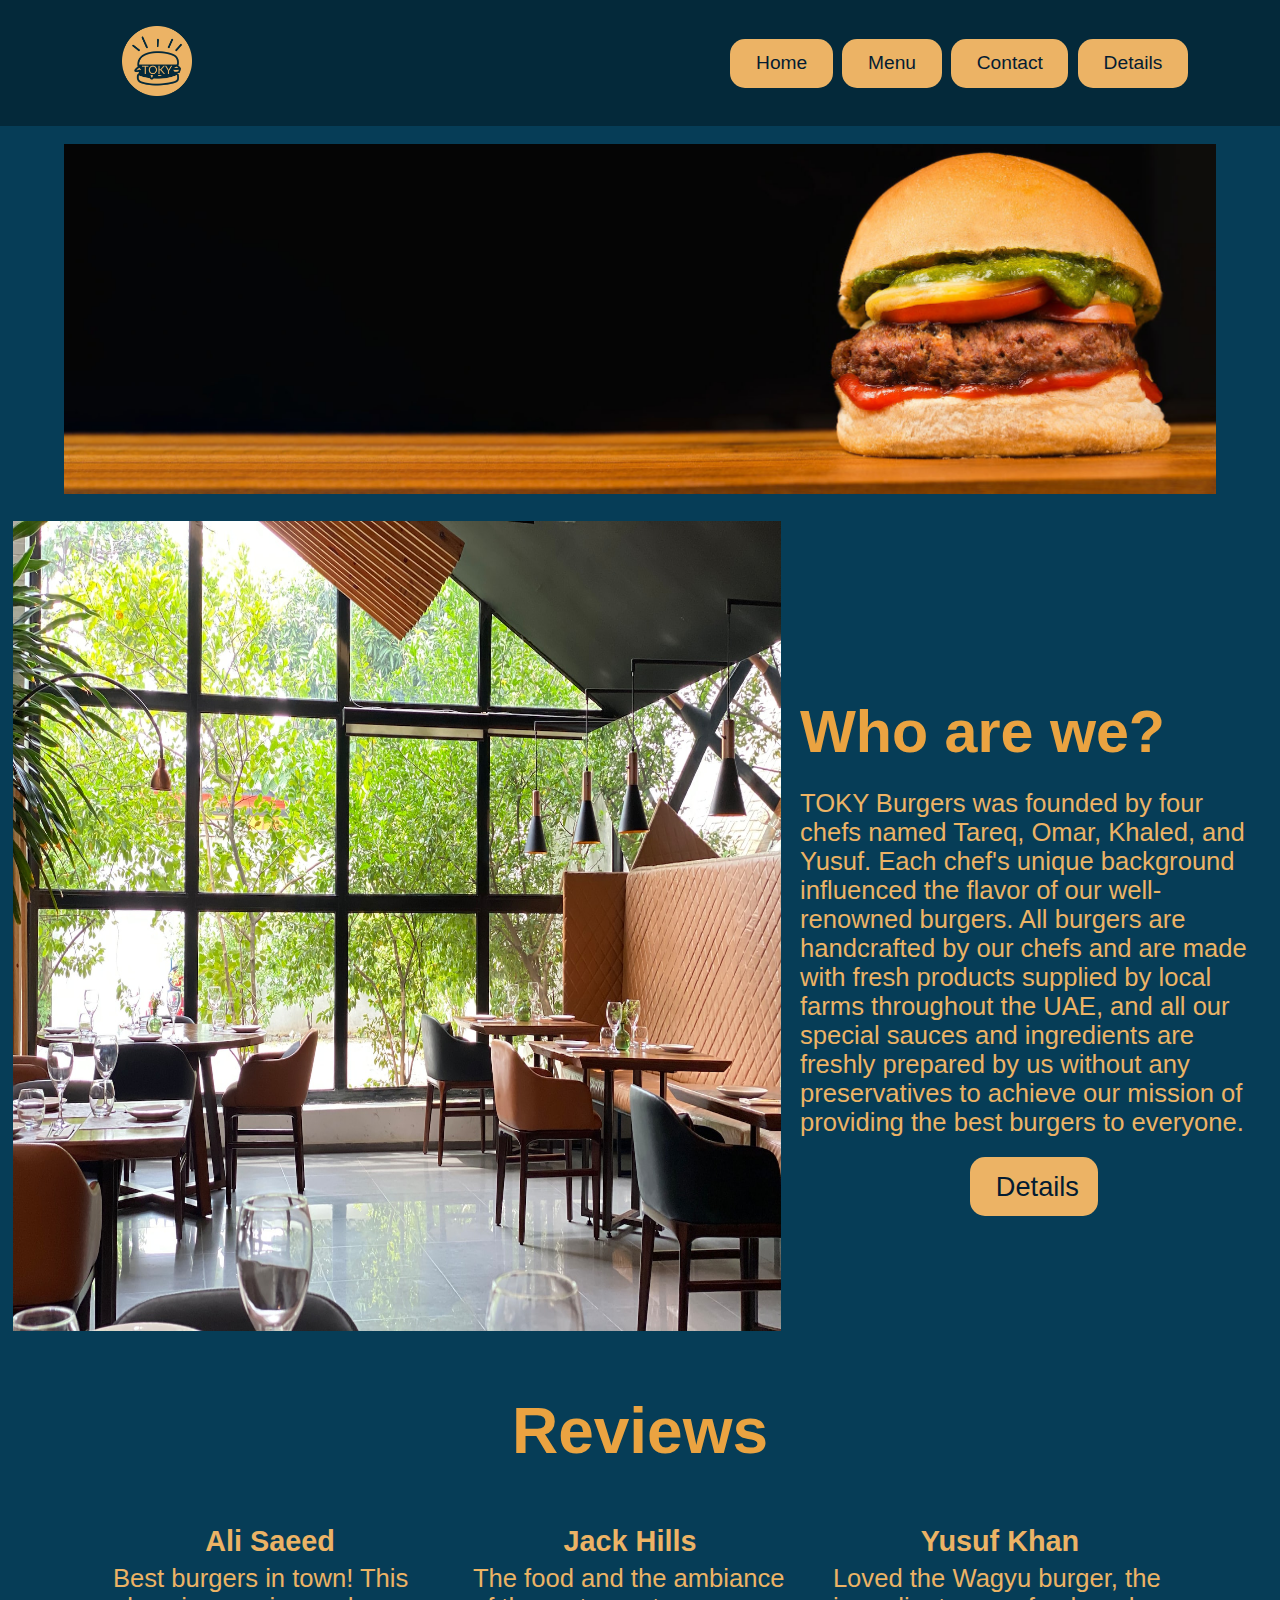
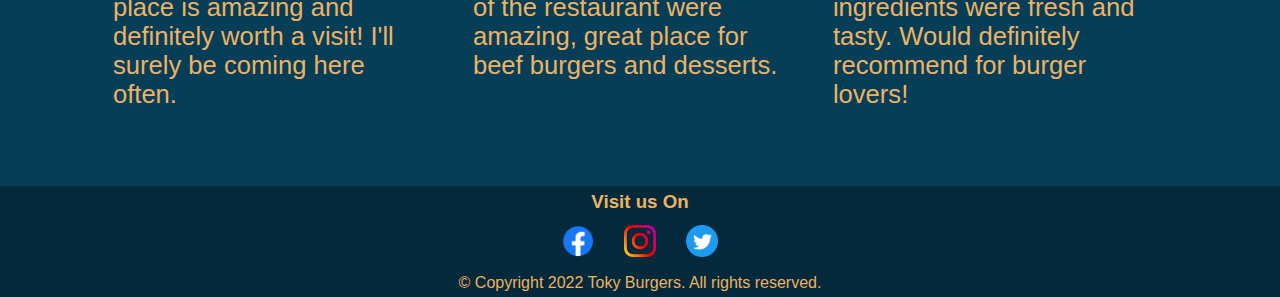
<file: index.html>
<!DOCTYPE html>
<html lang="en">
<head>
    <meta charset="utf-8">
    <title>Toky Burgers | Home Page</title>
    <link rel="icon" href="assets/media/TOKY-logo.png">
    <link rel="stylesheet" href="assets/css/style.css">
</head>
<body>
    <header>
        <div class="container">
            <a href="index.html" class="logo"><img src="assets/media/TOKY-logo.png" alt="Toky Burger's logo" /></a>
            <nav class="main-nav">
                    <a href="index.html" class="pages-nav">Home</a>
                    <a href="menu.html" class="pages-nav">Menu</a>
                    <a href="contact.html" class="pages-nav">Contact</a>
                    <a href="details.html" class="pages-nav">Details</a>
            </nav>
        </div>
    </header>
    <main>

        <div class="container-2">
            <img class="featured_img" src="images/Burgers/burger2-featured2.jpg" alt="Featured Burger" />
        </div>

        <div class="container-3">
            <img class="rest-img" src="images/restaurant_image.jpg" alt="Restaurant's picture">
            <div>
                <h1>Who are we?</h1>
                <p>
                    TOKY Burgers was founded by four chefs named Tareq, Omar, Khaled, and Yusuf. Each chef's unique background influenced 
                    the flavor of our well-renowned burgers. All burgers are handcrafted by our chefs and are made with fresh products supplied by local 
                    farms throughout the UAE, and all our special sauces and ingredients are freshly prepared by us without any preservatives to achieve our mission of
                    providing the best burgers to everyone.
                </p>
                <a href="details.html" id="info-button">Details</a>
            </div>
                
        </div>
        <h1 id="reviews-title">Reviews</h1>
        <div class="container-4 reviews">
            
            <div>
                <h4>Ali Saeed</h4>
                <p>Best burgers in town! This place is amazing and definitely worth a visit! I'll surely be coming here often.</p>
            </div>
            <div>
                <h4>Jack Hills</h4>
                <p>The food and the ambiance of the restaurant were amazing, great place for beef burgers and desserts.</p>
            </div>
            <div>
                <h4>Yusuf Khan</h4>
                <p>Loved the Wagyu burger, the ingredients were fresh and tasty. Would definitely recommend for burger lovers!</p>
            </div>
            
        </div>
    </main>
    
    <footer>
        <div class="links">
            <h3>Visit us On</h3>
          <div class="icons-div">
            <a href="https://www.facebook.com"><img src="assets/media/facebook_icon.png" alt="Facebook icon" class="icon" /></a>
        <a href="https://www.instagram.com"><img src="assets/media/instagram_icon.png" alt="Instagram icon" class="icon" /></a>
        <a href="https://www.twitter.com"><img src="assets/media/twitter_icon.png" alt="Twitter icon" class="icon" /></a>
          </div>
        </div>
        <p class="copyright">&copy; Copyright 2022 Toky Burgers. All rights reserved.</p>
    </footer>
</body>
</html>
</file>
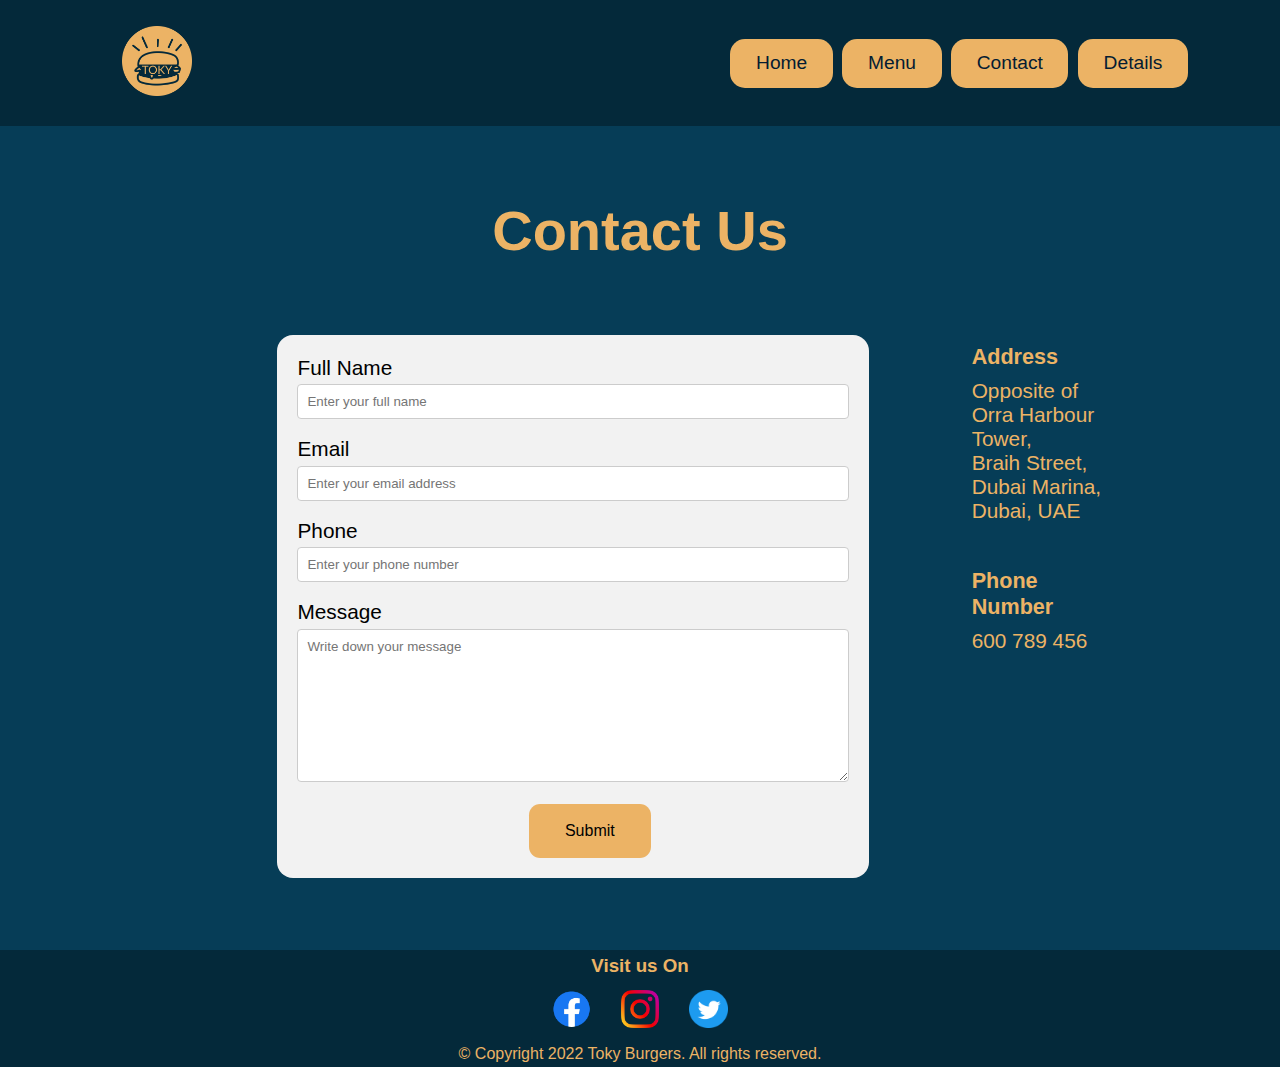
<file: contact.html>
<!DOCTYPE html>
<html lang="en">
  <head>
    <meta charset="utf-8">
    <title>Toky Burgers | Contact</title>
    <link rel="icon" href="assets/media/TOKY-logo.png">
    <link rel="stylesheet" href="style.css">
  </head>
  <body>
    <header>
        <div class="container">
            <a href="index.html" class="logo"><img src="assets/media/TOKY-logo.png" alt="Toky Burger's logo" /></a>
            <nav class="main-nav">
              <a href="index.html" class="pages-nav">Home</a>
              <a href="menu.html" class="pages-nav">Menu</a>
              <a href="contact.html" class="pages-nav">Contact</a>
              <a href="details.html" class="pages-nav">Details</a>
            </nav>
        </div>
    </header>

    <main>
      <div class="contact-info">
        <h2>Contact Us</h2>
      <div class="form">
        <div class="container-contact">
          <form>
            <label>Full Name</label>
            <input type="text" placeholder="Enter your full name">

            <label>Email</label>
            <input type="text" placeholder="Enter your email address">

            <label>Phone</label>
            <input type="text" placeholder="Enter your phone number">

            <label for="message">Message</label>
            <textarea id="message" placeholder="Write down your message"></textarea>
            <input type="submit" value="Submit">
          </form>
        </div>
          <span>
            <h4>Address</h4>
            <p>Opposite of Orra Harbour Tower, <br />
              Braih Street,<br />
              Dubai Marina,
              Dubai, UAE
            </p>
            <h4>Phone Number</h4>
            <p> 600 789 456</p>
          </span>
        
      </div>
    </main>
    <footer>
        <div class="links">
            <h3>Visit us On</h3>
          <div class="icons-div">
            <a href="https://www.facebook.com"><img src="assets/media/facebook_icon.png" alt="Facebook icon" class="icon" /></a>
            <a href="https://www.instagram.com"><img src="assets/media/instagram_icon.png" alt="Instagram icon" class="icon" /></a>
            <a href="https://www.twitter.com"><img src="assets/media/twitter_icon.png" alt="Twitter icon" class="icon" /></a>
          </div>
        </div>
        <p class="copyright">&copy; Copyright 2022 Toky Burgers. All rights reserved.</p>
    </footer>
  </body>
</html>
</file>
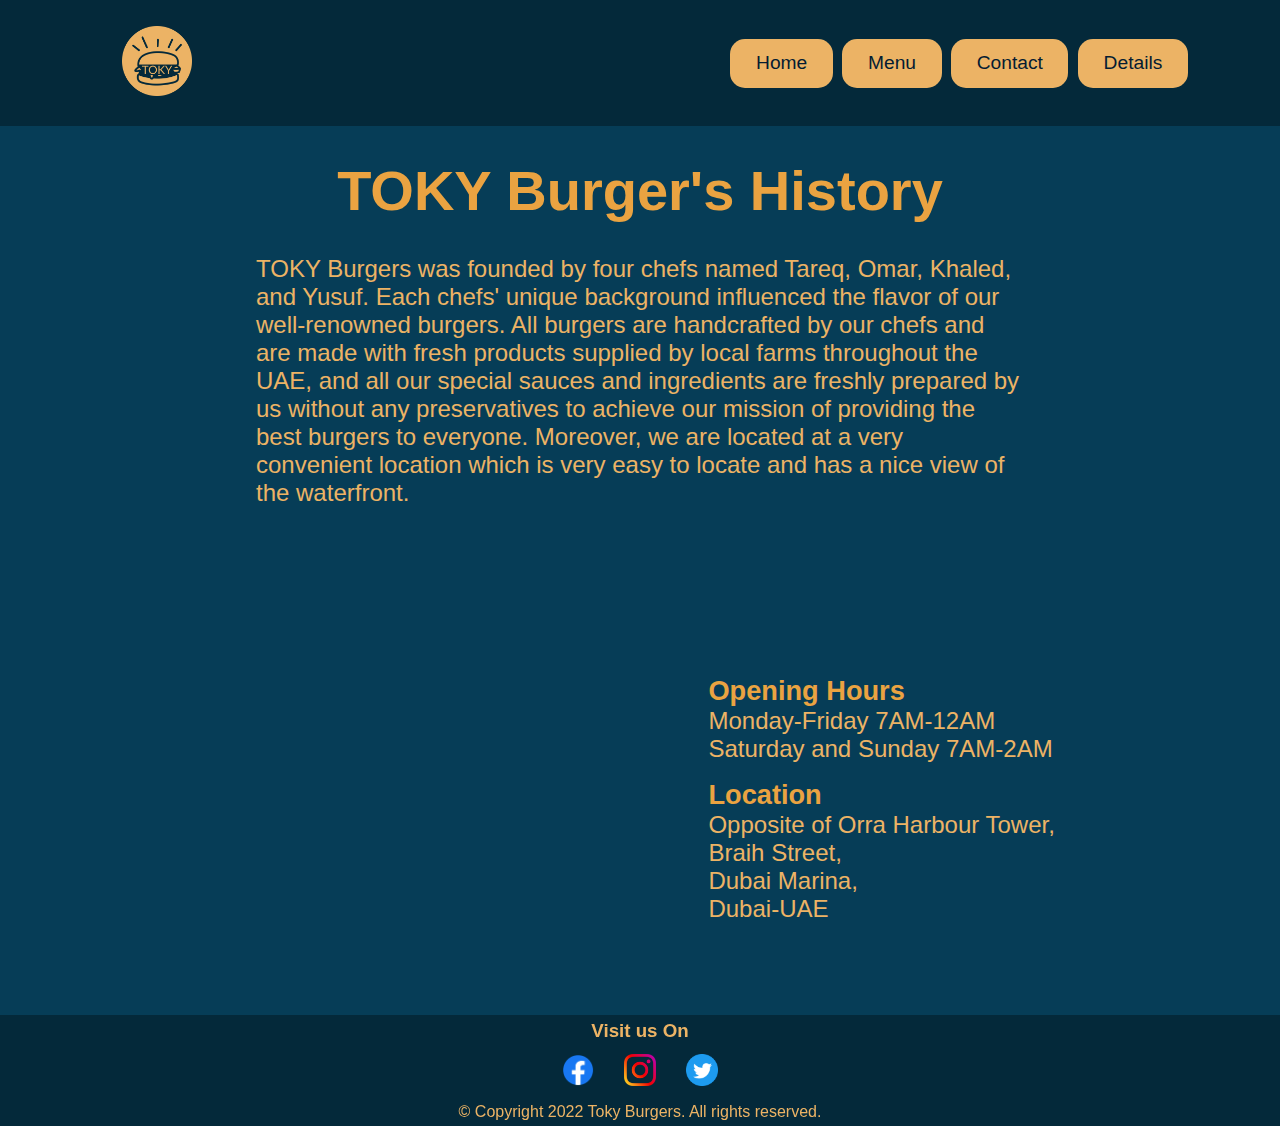
<file: details.html>
<!DOCTYPE html>
<html lang="en">
    <head>
        <meta charset="utf-8">
        <title>Toky Burgers | Details</title>
        <link rel="icon" href="assets/media/TOKY-logo.png">
        <link rel="stylesheet" href="assets/css/style.css">
    </head>
    <body>
        <header>
            <div class="container">
                <a href="index.html" class="logo"><img src="assets/media/TOKY-logo.png" alt="Toky Burger's logo" /></a>
                <nav class="main-nav">
                    <a href="index.html" class="pages-nav">Home</a>
                    <a href="menu.html" class="pages-nav">Menu</a>
                    <a href="contact.html" class="pages-nav">Contact</a>
                    <a href="details.html" class="pages-nav">Details</a>
                </nav>
            </div>
        </header>
        
        <main>
            <div class="history">
                <h3>TOKY Burger's History</h3>
                <p>TOKY Burgers was founded by four chefs named Tareq, Omar, Khaled, and Yusuf. Each chefs' unique background influenced 
                    the flavor of our well-renowned burgers. All burgers are handcrafted by our chefs and are made with fresh products supplied by local 
                    farms throughout the UAE, and all our special sauces and ingredients are freshly prepared by us without any preservatives to achieve our mission of
                    providing the best burgers to everyone. Moreover, we are located at a very convenient location which is very easy to locate and has a nice view of the waterfront.
                </p>
            </div>
            <div class="loc-details">
                <div class="map">
                    <iframe id="map" src="https://www.google.com/maps/embed?pb=!1m18!1m12!1m3!1d594.3120185963068!2d55.14156221218389!3d25.07965850124462!2m3!1f0!2f0!3f0!3m2!1i1024!2i768!4f13.1!3m3!1m2!1s0x0%3A0xba1bff9d4552e345!2zMjXCsDA0JzQ2LjUiTiA1NcKwMDgnMjkuNiJF!5e0!3m2!1sen!2sae!4v1664507533399!5m2!1sen!2sae"></iframe>
                </div>
                <div class="location">
                    <h4>Opening Hours</h4>
                    <p>Monday-Friday 7AM-12AM<br />
                    Saturday and Sunday 7AM-2AM</p>
                    <h4>Location</h4>
                    <p>Opposite of Orra Harbour Tower, <br />
                        Braih Street,<br />
                        Dubai Marina,<br />
                        Dubai-UAE</p>
                </div>
            </div>
        </main>
        <footer>
            <div class="links">
                <h3>Visit us On</h3>
              <div class="icons-div">
                <a href="https://www.facebook.com"><img src="assets/media/facebook_icon.png" alt="Facebook icon" class="icon" /></a>
            <a href="https://www.instagram.com"><img src="assets/media/instagram_icon.png" alt="Instagram icon" class="icon" /></a>
            <a href="https://www.twitter.com"><img src="assets/media/twitter_icon.png" alt="Twitter icon" class="icon" /></a>
              </div>
            </div>
            <p class="copyright">&copy; Copyright 2022 Toky Burgers. All rights reserved.</p>
        </footer>
    </body>
</html>
</file>
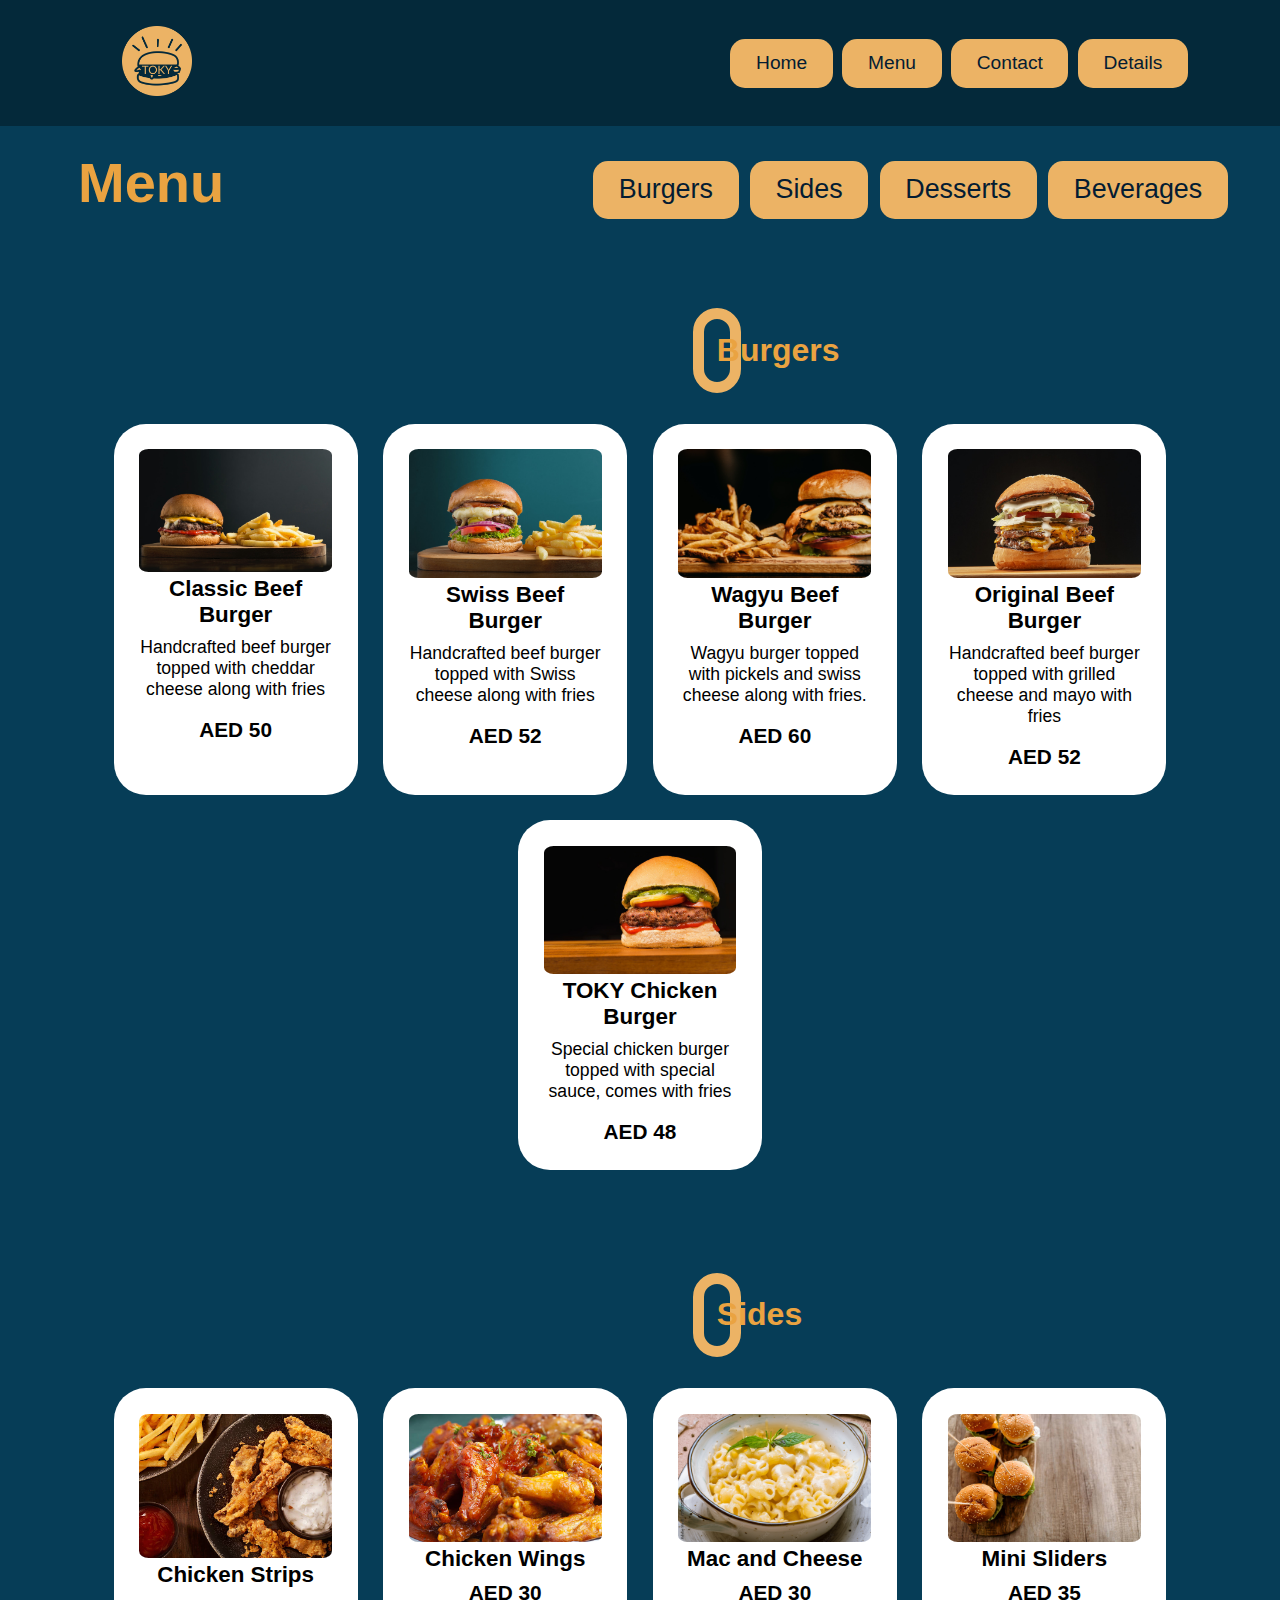
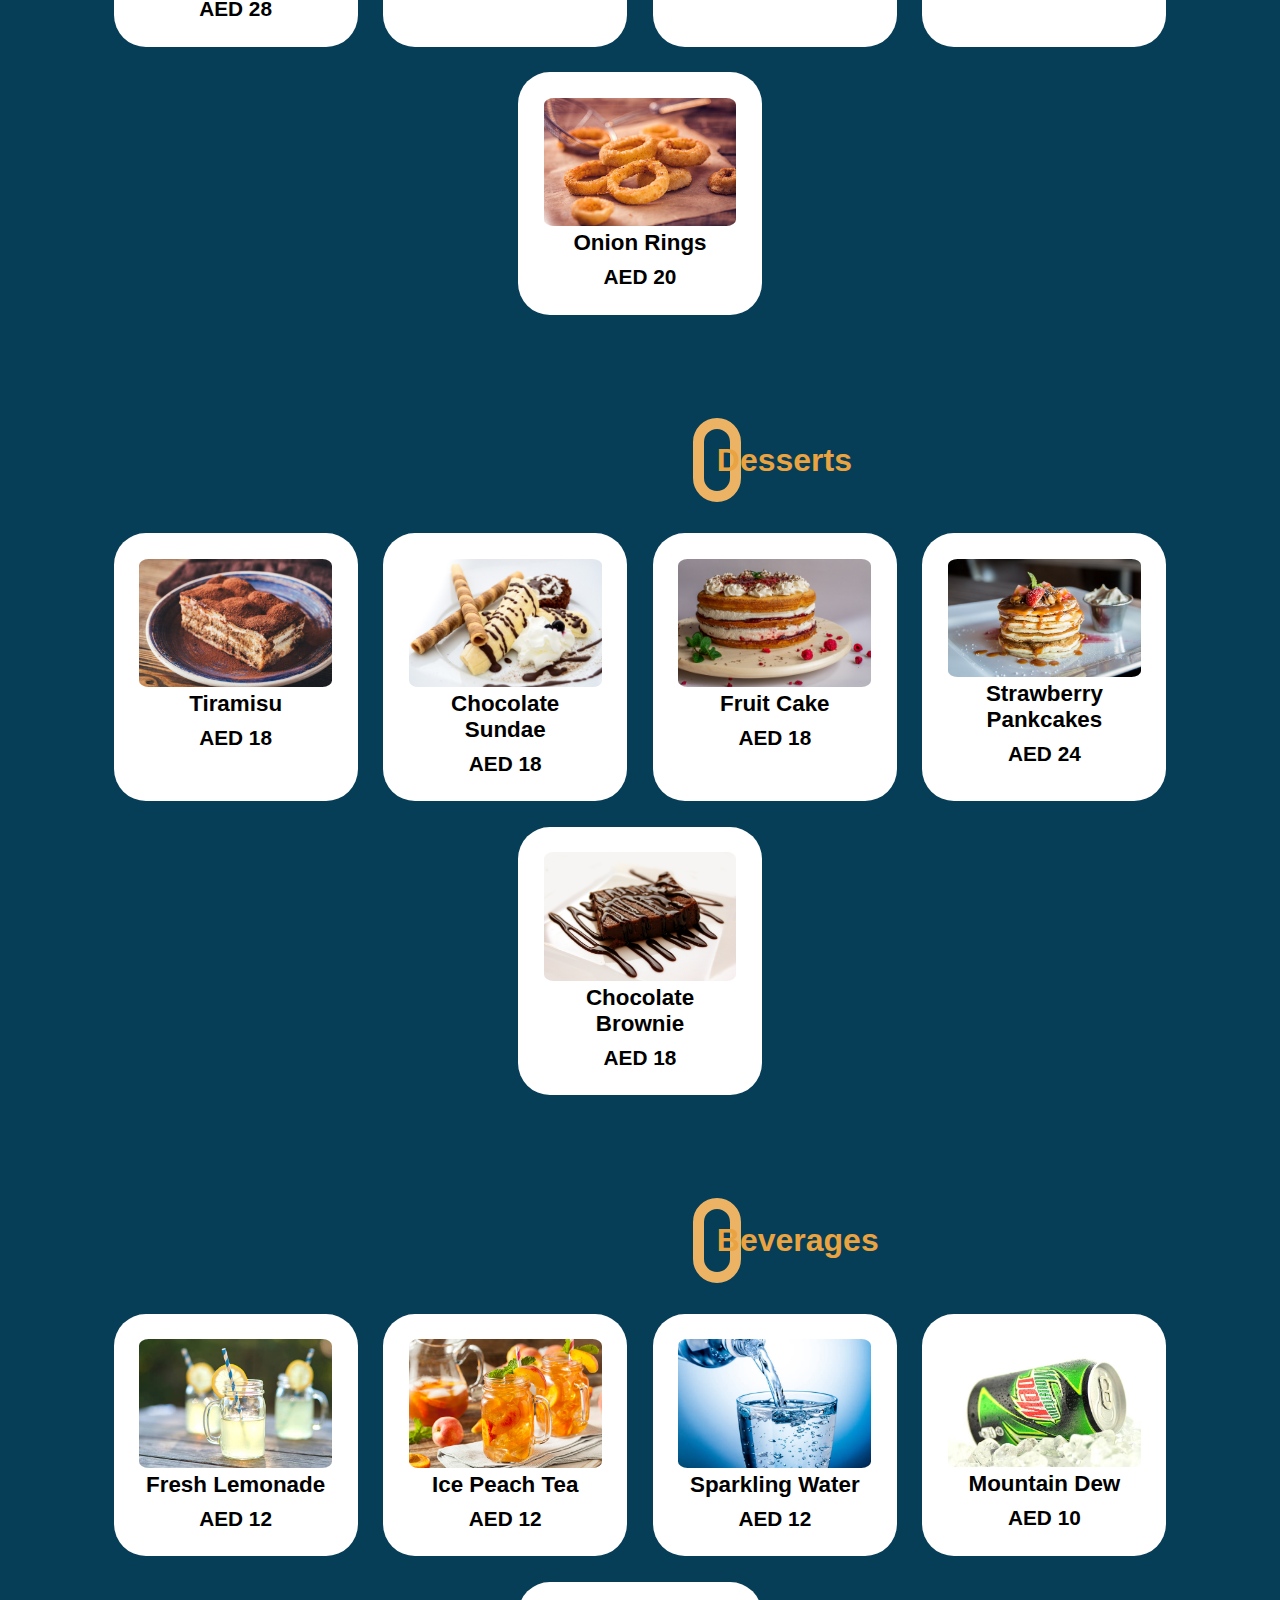
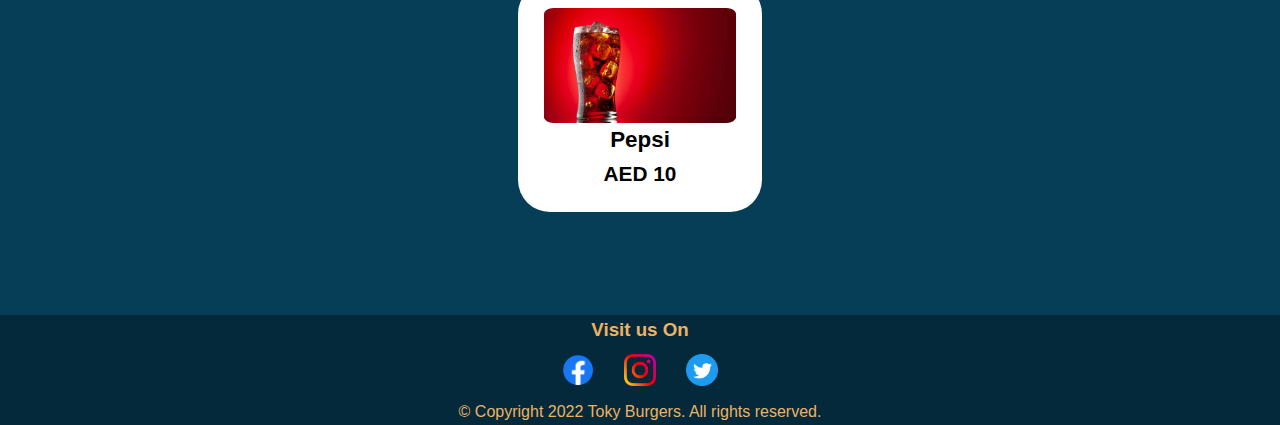
<file: menu.html>
<!DOCTYPE html>
<html lang="en">
<head>
    <meta charset="utf-8">
    <title>Toky Burgers | Menu</title>
    <link rel="icon" href="assets/media/TOKY-logo.png">
    <link rel="stylesheet" href="assets/css/style.css">
</head>
<body>
    <header>
        <div class="container">
            <a href="index.html" class="logo"><img src="assets/media/TOKY-logo.png" alt="Toky Burger's logo" /></a>
            <nav class="main-nav">
                <a href="index.html" class="pages-nav">Home</a>
                <a href="menu.html" class="pages-nav">Menu</a>
                <a href="contact.html" class="pages-nav">Contact</a>
                <a href="details.html" class="pages-nav">Details</a>
            </nav>
        </div>
    </header>
    <main>
        <div class="menu">
            <div class="menu-nav">
                <h1 class="menu">Menu</h1>
                <nav class="main-nav">
                    
                    <a href="#Burgers" class="menu-nav-button">Burgers</a>
                    <a href="#Sides" class="menu-nav-button">Sides</a>
                    <a href="#Desserts" class="menu-nav-button">Desserts</a>
                    <a href="#Beverages" class="menu-nav-button">Beverages</a>
                     
                </nav>
            </div>
            <div class="menu-cards">
                <h2 id="Burgers">Burgers</h2>
                <div class="content">

                    <div class="card">
                        
                        <img src="assets/media/burger2_meal.jpg" alt="A picture of Classic Beef Burger" />
                        <h3>Classic Beef Burger</h3>
                        <p>Handcrafted beef burger topped with cheddar cheese along with fries</p>
                        <h4>AED 50</h4>
                    </div>

                    <div class="card">

                        <img src="assets/media/burger1_meal.jpg" alt="A picture of Swiss Beef Burger" />
                        <h3>Swiss Beef Burger</h3>
                        <p>Handcrafted beef burger topped with Swiss cheese along with fries</p>
                        <h4>AED 52</h4>
                    </div>
                    <div class="card">
                        
                        <img src="assets/media/featured_burger.jpg" alt="A picture of Wagyu Beef Burger" />
                        <h3>Wagyu Beef Burger</h3>
                        <p>Wagyu burger topped with pickels and swiss cheese along with fries.</p>
                        <h4>AED 60</h4>
                    </div>

                    <div class="card">
                        
                        <img src="assets/media/burger1.jpg" alt="A picture of Original Beef Burger" />
                        <h3>Original Beef Burger</h3>
                        <p>Handcrafted beef burger topped with grilled cheese and mayo with fries</p>
                        <h4>AED 52</h4>
                    </div>

                    <div class="card">
                        
                        <img src="assets/media/burger2.jpg" alt="A picture of TOKY Chicken Burger" />
                        <h3>TOKY Chicken Burger</h3>
                        <p>Special chicken burger topped with special sauce, comes with fries</p>
                        <h4>AED 48</h4>
                    </div>

                </div>

                <h2 id="Sides">Sides</h2>
                <div class="content">
                    <div class="card">
                        
                        <img src="assets/media/strips.jpg" alt="A picture of Chicken Strips" />
                        <h3>Chicken Strips</h3>
                        <h4>AED 28</h4>
                    </div>

                    <div class="card">
                        
                        <img src="assets/media/wings.jpg" alt="A picture of Chicken Wings" />
                        <h3>Chicken Wings</h3>
                        <h4>AED 30</h4>
                    </div>

                    <div class="card">
                        
                        <img src="assets/media/mac_and_cheese.jpg" alt="A picture of Mac and Cheese" />
                        <h3>Mac and Cheese</h3>
                        <h4>AED 30</h4>
                    </div>

                    <div class="card">
                        
                        <img src="assets/media/sliders.jpg" alt="A picture of Mini Sliders" />
                        <h3>Mini Sliders</h3>
                        <h4>AED 35</h4>
                    </div>

                    <div class="card">
                        
                        <img src="assets/media/onion_rings.jpg" alt="A picture of Onion Rings" />
                        <h3>Onion Rings</h3>
                        <h4>AED 20 </h4>
                    </div>

                </div>

                <h2 id="Desserts">Desserts</h2>
                <div class="content">
                    <div class="card">
                        
                        <img src="assets/media/tiramisu.jpg" alt="A picture of Tiramisu" />
                        <h3>Tiramisu</h3>
                        <h4>AED 18</h4>
                    </div>

                    <div class="card">
                        
                        <img src="assets/media/ice_cream_sundae.jpg" alt="A picture of Chocolate Sundae" />
                        <h3>Chocolate Sundae</h3>
                        <h4>AED 18</h4>
                    </div>

                    <div class="card">
                        
                        <img src="assets/media/featured_cake.jpg" alt="A picture of Fruit Cake" />
                        <h3>Fruit Cake</h3>
                        <h4>AED 18</h4>
                    </div>

                    <div class="card">
                        
                        <img src="assets/media/pancake.jpg" alt="A picture of Strawberry Pankcakes" />
                        <h3>Strawberry Pankcakes</h3>
                        <h4>AED 24</h4>
                    </div>
                    <div class="card">
                        
                        <img src="assets/media/brownie_small.jpg" alt="A picture of Chocolate Brownie" />
                        <h3>Chocolate Brownie</h3>
                        <h4>AED 18</h4>
                    </div>

                </div>

                <h2 id="Beverages">Beverages</h2>
                <div class="content">
                    <div class="card">
                        
                        <img src="assets/media/lemonade.jpg" alt="A picture of Fresh Lemonade" />
                        <h3>Fresh Lemonade</h3>
                        <h4>AED 12</h4>
                    </div>

                    <div class="card">
                        
                        <img src="assets/media/peach_ice_tea.jpg" alt="A picture of Ice Peach Tea" />
                        <h3>Ice Peach Tea</h3>
                        <h4>AED 12</h4>
                    </div>

                    <div class="card">
                        
                        <img src="assets/media/sparkling_water.jpg" alt="A picture of Sparkling Water" />
                        <h3>Sparkling Water</h3>
                        <h4>AED 12</h4>
                    </div>

                    <div class="card">
                        
                        <img src="assets/media/mountain_dew.jpg" alt="A picture of Mountain Dew" />
                        <h3>Mountain Dew</h3>
                        <h4>AED 10</h4>
                    </div>

                    <div class="card">
                        
                        <img src="assets/media/pepsi.jpg" alt="A picture of Pepsi" />
                        <h3>Pepsi</h3>
                        <h4>AED 10</h4>
                    </div>

                </div>
            </div>
        </div>
    </main>
    <footer>
        <div class="links">
            <h3>Visit us On</h3>
          <div class="icons-div">
            <a href="https://www.facebook.com"><img src="assets/media/facebook_icon.png" alt="Facebook icon" class="icon" /></a>
        <a href="https://www.instagram.com"><img src="assets/media/instagram_icon.png" alt="Instagram icon" class="icon" /></a>
        <a href="https://www.twitter.com"><img src="assets/media/twitter_icon.png" alt="Twitter icon" class="icon" /></a>
          </div>
        </div>
        <p class="copyright">&copy; Copyright 2022 Toky Burgers. All rights reserved.</p>
    </footer>
</body>
</html>
</file>
<file: assets/css/style.css>
*{
    font-family: 'Open Sans', 'Poppins', sans-serif;
    margin: 0;
    box-sizing: border-box;
    scroll-behavior: smooth;
}
header {
    position: sticky;
    top: 0;
    background-color: #04293A;
    z-index: 999;
    height: 14vh;
}

body{
    background-color: #063d57;
}
main {
    padding: 0;
    margin: 0;
    height: 100%;
    
}
.container {
    margin: 0 7vw 0 7vw;
    display: flex;
    justify-content: space-between;
    height: 14vh; 
    align-items: center;
}
form {
    display: inline;
    margin: -1vh;
}
.logo img{
    width: 8vw;
    padding-left: 2rem;
}
.pages-nav, .menu-nav-button, #info-button{
  background-color: #ECB365;
  border: none;
  color: #041C32;
  padding: 1.5vh 2vw;
  text-align: center;
  text-decoration: none;
  display: inline-block;
  margin: 0.2vw;
  cursor: pointer;
  border-radius: 15px;   
  font-size: 1.2em;  
}
.pages-nav:hover, .menu-nav-button:hover, #info-button:hover{
    background-color: #f0c384;    
}
.container-2 {
    margin-bottom: 1vh;
}
#info-button {
    font-size: 1.7rem;
    width: 10vw;
    position: absolute;
    right: 14%;
}
.featured_img {
    display: block;
    width: 90vw;
    margin-top: 2vh;
    margin-left: auto;
    margin-right: auto;
}

.container-3{
    padding: 2vh 1vw;
    display: flex;
    justify-content: space-between;
    color: #ECB365;
}

.container-3 img{
    height: 90vh;
    width: 60vw;
}

.container-3 div{    
    margin-top: auto;
    margin-bottom: auto;
    padding-left: 1.5vw;
}

.container-3 div p{
    padding-top: 2.5vh;
    font-size: 1.6rem;
    padding-bottom: 2vh;
}

.container-3 div a{
    font-size: 1.2rem;
    position: relative;
    margin-left: 34%;
}
.container-3 div h1{
    font-size: 3.7rem;
    color: #eaa341;
}

.container-4{
    display: flex;
    justify-content: space-between;
    flex-basis: 20%;
    padding: 0.5vh 10vh 6vh 10vh;
}

.container-4 div {
    padding: 1.3vw;
}

.reviews p{
    padding: 0.7vh;
    font-size: 1.6rem;
    color:#ECB365;
    text-align: left;
}
.reviews h4 {
    text-align: center;
    font-size: 1.8rem;
    color:#ECB365;
}
#reviews-title{
    text-align: center;
    font-size: 4rem;
    margin-top: 5vh;
    margin-bottom: 4vh;
    color: #eaa341;
}

footer {
    background-color: #04293A;
    padding: 0.5vh;
    color: #ECB365;
}

.icons-div {
    margin-left: auto;
    margin-right: auto;
    width: fit-content;}
.icon {
    padding: 1vw;
    width: 4.5vw;
}
footer h3 {
    text-align: center;
}
.copyright {
    text-align: center;
}

/* Details Page*/

.history {
    width: 60vw;
    margin-bottom: 4vh;
    margin-left: 20vw;
    margin-right: 20vw;

}
.history h3 {
    text-align: center;
    font-size: 3.5rem;
    padding: 2rem;
    color: #eaa341;
}
.history p {
    font-size: 1.5rem;
    color: #ECB365;
}
.loc-details {
    display:inline-block;
    margin: 0 0 0 15vw;
}
.location, .map {
    display: inline-block;
    margin-left: 2vw;
}
#map{
    width: 36vw;
    height: 50vh; 
    border: 0;
}

.location {
    position: relative;
    bottom: 8.5vh;
    font-size: 1.5rem;
    color: #ECB365;
}
.location h4 {
    font-size: 1.7rem;
    font-weight: 700;    
    color: #eaa341;

}
.location p {
    padding-bottom: 1rem;
    
}

/* Menu Page */
.menu-nav {
    display: flex;
    justify-content: space-between;
    width: 98vw;
    padding: 1.5rem;
}
.menu h1 {
    font-size: 3.5rem;
    margin-left: 6vh;
    
}
.menu-nav nav {
    padding-top: 0.9vh;
    font-size: 1.4rem;
}
.menu h1, .menu-cards h2 {
    text-align: center;
    color:#eaa341;
}
.menu-cards {
    margin: -3vh 0 10vh 0;
}
.menu-cards h2 {
    font-size: 2rem;
    margin: 10vh 77vh 2vh 77vh;
    padding: 0.8rem;
    border: 0.3rem solid #ECB365;
    border-radius: 2rem;
    border-width: 0.7rem 0.7rem;

}
.content {
    display: flex;
    justify-content: center;
    flex-basis: 15%;
    text-align: center;
    flex-direction: row;
    flex-wrap: wrap;
}

.card img {
    width: 100%;
    border-radius: 5%;
}

.card{
    background-color: white;
    width: 15.25rem;
    border-radius: 2em; 
    padding: 2vw;
    margin: 1vw;
    transition: 0.5s ease;
}

.card h3 {
    font-size: 1.4rem;
    font-weight: bold;
}
.card p{
    padding-top: 1vh;
    padding-bottom: 1vh;
    font-size: 1.1rem;
    font-weight: 500;
}

.card h4 {
    font-size: 1.3rem;
    font-weight: 600;
    margin-top: 1vh;
}

.card:hover{
    transform: scale(1.05)
}

/* Contact Page */
.contact-info {
    color: #ECB365;
    margin: 8vh;

}
.contact-info h2{
    font-size: 3.5rem;
    text-align: center;
    margin-bottom: 1vh;
}
.contact-info div{
    margin: 2vh 6vw 0vw 11vw;
    display: flex;
    justify-content: space-between;
}
.contact-info h4 {
    font-size: 1.35rem;
    margin-top: 12vh;
    padding-bottom: 1vh;
}
.contact-info p{
    font-size: 1.3rem;
}
.contact-info label{
    font-size: 1.3rem;
    color: black;
}
.icon-1 {
    padding: 1vw;
    width: 5vw;
}
#contact-h3 {
    text-align: center;
    font-size: 2.1rem;
    padding-top: 1vh;
    padding-bottom: 5vh;
    color: #ECB365;
}

form {
    padding: 1vh;
}

input[type=text], textarea {
    width: 100%;
    padding: 1vh;
    border: 1px solid #ccc; /*right?*/
    border-radius: 4px;
    box-sizing: border-box;
    margin-top: 0.5vh;
    margin-bottom: 2vh;
    resize: vertical;
}

input[type=submit] {
    font-size: 1rem;
    background-color: #ECB365;
    color: rgb(0, 0, 0);
    padding: 2vh 4vh;
    border: none;
    border-radius: 0.7rem;
    cursor: pointer;
    position: relative;
    left: 42%;
}
input[type=submit]:hover {
    background-color: #45a049;
}
.container-contact {
    border-radius: 1rem;
    background-color: #f2f2f2;
    padding: 2.3vh;
    margin: 0vh 25vw 10vh;
}
#message{
    height: 17vh;
}
</file>
<file: style.css>
*{
    font-family: 'Open Sans', 'Poppins', sans-serif;
    margin: 0;
    box-sizing: border-box;
    scroll-behavior: smooth;
}
header {
    position: sticky;
    top: 0;
    background-color: #04293A;
    z-index: 999;
    height: 14vh;
}

body{
    background-color: #063d57;
}
main {
    padding: 0;
    margin: 0;
    height: 100%;
    
}
.container {
    margin: 0 7vw 0 7vw;
    display: flex;
    justify-content: space-between;
    height: 14vh; 
    align-items: center;
}
form {
    display: inline;
    margin: -1vh;
}
.logo img{
    width: 8vw;
    padding-left: 2rem;
    
 }

.pages-nav, .menu-nav-button, #info-button{
  background-color: #ECB365;
  border: none;
  color: #041C32;
  padding: 1.5vh 2vw;
  text-align: center;
  text-decoration: none;
  display: inline-block;
  margin: 0.2vw;
  cursor: pointer;
  border-radius: 15px;   
  font-size: 1.2em;  
}
.pages-nav:hover, .menu-nav-button:hover, #info-button:hover{
    background-color: #f0c384;    
}
.container-2 {
    margin-bottom: 1vh;
}
#info-button {
    font-size: 1.7rem;
    width: 10vw;
    position: absolute;
    right: 14%;
}
.featured_img {
    display: block;
    width: 90vw;
    margin-top: 2vh;
    margin-left: auto;
    margin-right: auto;
}

.container-3{
    padding: 2vh 1vw;
    display: flex;
    justify-content: space-between;
    color: #ECB365;
}

.container-3 img{
    height: 90vh;
    width: 60vw;
}

.container-3 div{    
    margin-top: auto;
    margin-bottom: auto;
    padding-left: 1.5vw;
}

.container-3 div p{
    padding-top: 2.5vh;
    font-size: 1.6rem;
    padding-bottom: 2vh;
}

.container-3 div a{
    font-size: 1.2rem;
    position: relative;
    margin-left: 34%;
}
.container-3 div h1{
    font-size: 3.7rem;
    color: #eaa341;
}

.container-4{
    display: flex;
    justify-content: space-between;
    flex-basis: 20%;
    padding: 0.5vh 10vh 6vh 10vh;
}

.container-4 div {
    padding: 1.3vw;
}

.reviews p{
    padding: 0.7vh;
    font-size: 1.6rem;
    color:#ECB365;
    text-align: left;
}
.reviews h4 {
    text-align: center;
    font-size: 1.8rem;
    color:#ECB365;
}
#reviews-title{
    text-align: center;
    font-size: 4rem;
    margin-top: 5vh;
    margin-bottom: 4vh;
    color: #eaa341;
}

footer {
    background-color: #04293A;
    padding: 0.5vh;
    color: #ECB365;
}

.icons-div {
    margin-left: auto;
    margin-right: auto;
    width: fit-content;}
.icon {
    padding: 1vw;
    width: 5vw;
}
footer h3 {
    text-align: center;
}
.copyright {
    text-align: center;
}

/* Details Page*/

.history {
    width: 60vw;
    margin-bottom: 4vh;
    margin-left: 20vw;
    margin-right: 20vw;

}
.history h3 {
    text-align: center;
    font-size: 3.5rem;
    padding: 2rem;
    color: #eaa341;
}
.history p {
    font-size: 1.5rem;
    color: #ECB365;
}
.loc-details {
    display:inline-block;
    margin: 0 0 0 15vw;
}
.location, .map {
    display: inline-block;
    margin-left: 2vw;
}
#map{
    width: 36vw;
    height: 50vh; 
    border: 0;
}

.location {
    position: relative;
    bottom: 8.5vh;
    font-size: 1.5rem;
    color: #ECB365;
}
.location h4 {
    font-size: 1.7rem;
    font-weight: 700;    
    color: #eaa341;

}
.location p {
    padding-bottom: 1rem;
    
}

/* Menu Page */
.menu-nav {
    display: flex;
    justify-content: space-between;
    width: 98vw;
    padding: 1.5rem;
}
.menu h1 {
    font-size: 3.5rem;
    margin-left: 6vh;
    
}
.menu-nav nav {
    padding-top: 0.9vh;
    font-size: 1.4rem;
}
.menu h1, .menu-cards h2 {
    text-align: center;
    color:#eaa341;
}
.menu-cards {
    margin: -3vh 0 10vh 0;
}
.menu-cards h2 {
    font-size: 2rem;
    margin: 10vh 77vh 2vh 77vh;
    padding: 0.8rem;
    border: 0.3rem solid #ECB365;
    border-radius: 2rem;
    border-width: 0.7rem 0.7rem;

}
.content {
    display: flex;
    justify-content: center;
    flex-basis: 15%;
    text-align: center;
    flex-direction: row;
    flex-wrap: wrap;
}

.card img {
    width: 100%;
    border-radius: 5%;
}

.card{
    background-color: white;
    width: 15.25rem;
    border-radius: 2em; 
    padding: 2vw;
    margin: 1vw;
    transition: 0.5s ease;
}

.card h3 {
    font-size: 1.4rem;
    font-weight: bold;
}
.card p{
    padding-top: 1vh;
    padding-bottom: 1vh;
    font-size: 1.1rem;
    font-weight: 500;
}

.card h4 {
    font-size: 1.3rem;
    font-weight: 600;
    margin-top: 1vh;
}

.card:hover{
    transform: scale(1.05)
}

/* Contact Page */
.contact-info {
    color: #ECB365;
    margin: 8vh;

}
.contact-info h2{
    font-size: 3.5rem;
    text-align: center;
    margin-bottom: 1vh;
}
.contact-info div{
    margin:4vh 8vw 0vw 8vw;
    display: flex;
    justify-content: space-between;
}
.contact-info h4 {
    font-size: 1.35rem;
    margin-top: 5vh;
    padding-bottom: 1vh;
}
.contact-info p{
    font-size: 1.3rem;
}
.contact-info label{
    font-size: 1.3rem;
    color: black;
}
.icon-1 {
    padding: 1vw;
    width: 5vw;
}
#contact-h3 {
    text-align: center;
    font-size: 2.1rem;
    padding-top: 1vh;
    padding-bottom: 5vh;
    color: #ECB365;
}

form {
    padding: 1vh;
}

input[type=text], textarea {
    width: 100%;
    padding: 1vh;
    border: 1px solid #ccc; /*right?*/
    border-radius: 4px;
    box-sizing: border-box;
    margin-top: 0.5vh;
    margin-bottom: 2vh;
    resize: vertical;
  }

  input[type=submit] {
    font-size: 1rem;
    background-color: #ECB365;
    color: rgb(0, 0, 0);
    padding: 2vh 4vh;
    border: none;
    border-radius: 0.7rem;
    cursor: pointer;
    position: relative;
    left: 42%;
  }

  input[type=submit]:hover {
    background-color: #45a049;
  }

  .container-contact {
    border-radius: 1rem;
    background-color: #f2f2f2;
    padding: 2.3vh;
    margin: 0vh 25vw 10vh;
  }

  #message{
    height: 17vh;
  }
</file>
